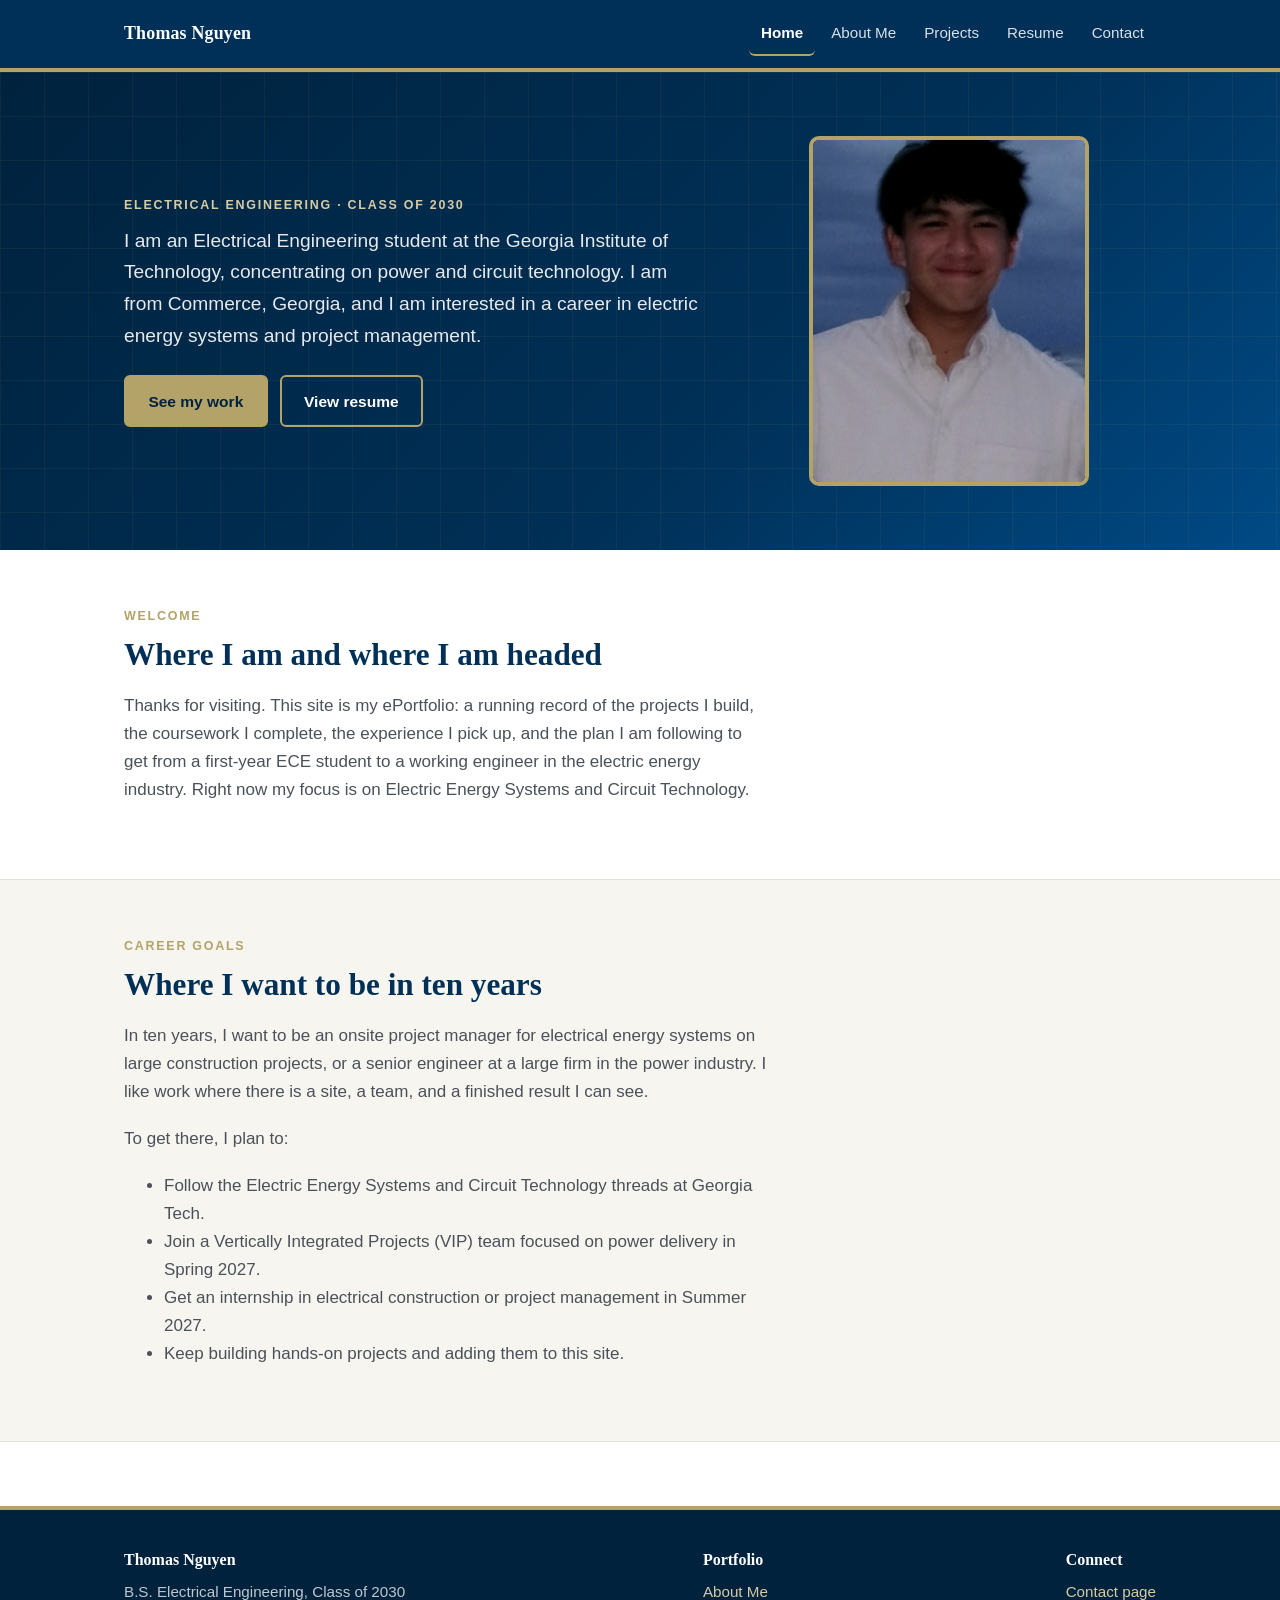
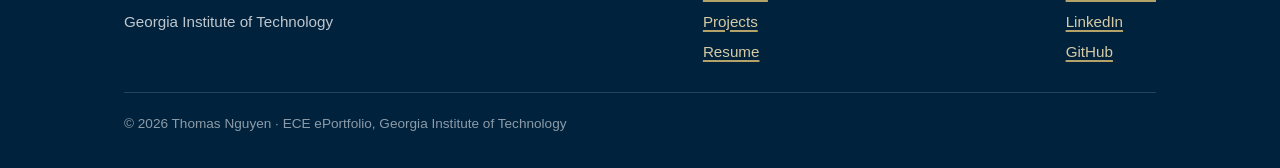
<file: index.html>
<!DOCTYPE html>
<html lang="en">
<head>
<meta charset="utf-8">
<meta name="viewport" content="width=device-width, initial-scale=1">
<title>Thomas Nguyen | Electrical Engineering, Georgia Tech</title>
<meta name="description" content="ePortfolio of Thomas Nguyen, Electrical Engineering student at Georgia Tech focused on electric energy systems and power delivery.">
<link rel="stylesheet" href="assets/css/style.css">
</head>
<body>
<a class="skip" href="#main">Skip to content</a>

<header class="site-header">
  <div class="wrap">
    <a class="brand" href="index.html">Thomas Nguyen</a>
    <button class="nav-toggle" aria-expanded="false" aria-controls="site-nav">Menu</button>
    <nav class="site-nav" id="site-nav" aria-label="Main">
      <ul>
        <li><a href="index.html" aria-current="page">Home</a></li>
        <li><a href="about.html">About Me</a></li>
        <li><a href="projects.html">Projects</a></li>
        <li><a href="resume.html">Resume</a></li>
        <li><a href="contact.html">Contact</a></li>
      </ul>
    </nav>
  </div>
</header>

<main id="main">

  <section class="hero">
    <div class="wrap">
      <div>
        <p class="eyebrow">Electrical Engineering &middot; Class of 2030</p>
        <h1 class="sr-only">Thomas Nguyen &mdash; Electrical Engineering ePortfolio</h1>
        <p class="lede">I am an Electrical Engineering student at the Georgia Institute of Technology,
          concentrating on power and circuit technology. I am from Commerce, Georgia, and I am
          interested in a career in electric energy systems and project management.</p>
        <div class="btn-row">
          <a class="btn" href="projects.html">See my work</a>
          <a class="btn btn--ghost" href="resume.html">View resume</a>
        </div>
      </div>
      <img class="portrait" src="assets/img/portrait.jpg" alt="Photo of Thomas Nguyen">
    </div>
  </section>

  <section class="section">
    <div class="wrap">
      <div class="prose">
        <p class="eyebrow">Welcome</p>
        <h2 style="margin-top:0">Where I am and where I am headed</h2>
        <p>Thanks for visiting. This site is my ePortfolio: a running record of the projects
          I build, the coursework I complete, the experience I pick up, and the plan I am
          following to get from a first-year ECE student to a working engineer in the
          electric energy industry. Right now my focus is on Electric Energy Systems and
          Circuit Technology.</p>
      </div>

    </div>
  </section>

  <section class="section section--warm">
    <div class="wrap">
      <div class="prose">
        <p class="eyebrow">Career Goals</p>
        <h2 style="margin-top:0">Where I want to be in ten years</h2>
        <p>In ten years, I want to be an onsite project manager for electrical energy systems
          on large construction projects, or a senior engineer at a large firm in the power
          industry. I like work where there is a site, a team, and a finished result I can see.</p>
        <p>To get there, I plan to:</p>
        <ul>
          <li>Follow the Electric Energy Systems and Circuit Technology threads at Georgia Tech.</li>
          <li>Join a Vertically Integrated Projects (VIP) team focused on power delivery in
            Spring 2027.</li>
          <li>Get an internship in electrical construction or project management in
            Summer 2027.</li>
          <li>Keep building hands-on projects and adding them to this site.</li>
        </ul>
      </div>
    </div>
  </section>


</main>

<footer class="site-footer">
  <div class="wrap">
    <div>
      <h3>Thomas Nguyen</h3>
      <ul>
        <li>B.S. Electrical Engineering, Class of 2030</li>
        <li>Georgia Institute of Technology</li>
      </ul>
    </div>
    <div>
      <h3>Portfolio</h3>
      <ul>
        <li><a href="about.html">About Me</a></li>
        <li><a href="projects.html">Projects</a></li>
        <li><a href="resume.html">Resume</a></li>
      </ul>
    </div>
    <div>
      <h3>Connect</h3>
      <ul>
        <li><a href="contact.html">Contact page</a></li>
        <li><a href="https://www.linkedin.com/in/thomasngt01" target="_blank" rel="noopener">LinkedIn</a></li>
        <li><a href="https://github.com/thethomas170">GitHub</a></li>
      </ul>
    </div>
    <p class="fine">&copy; 2026 Thomas Nguyen &middot; ECE ePortfolio, Georgia Institute of Technology</p>
  </div>
</footer>

<script>
  (function () {
    var btn = document.querySelector('.nav-toggle');
    var nav = document.getElementById('site-nav');
    if (!btn || !nav) return;
    btn.addEventListener('click', function () {
      var open = nav.classList.toggle('is-open');
      btn.setAttribute('aria-expanded', open ? 'true' : 'false');
    });
  })();
</script>
</body>
</html>
</file>
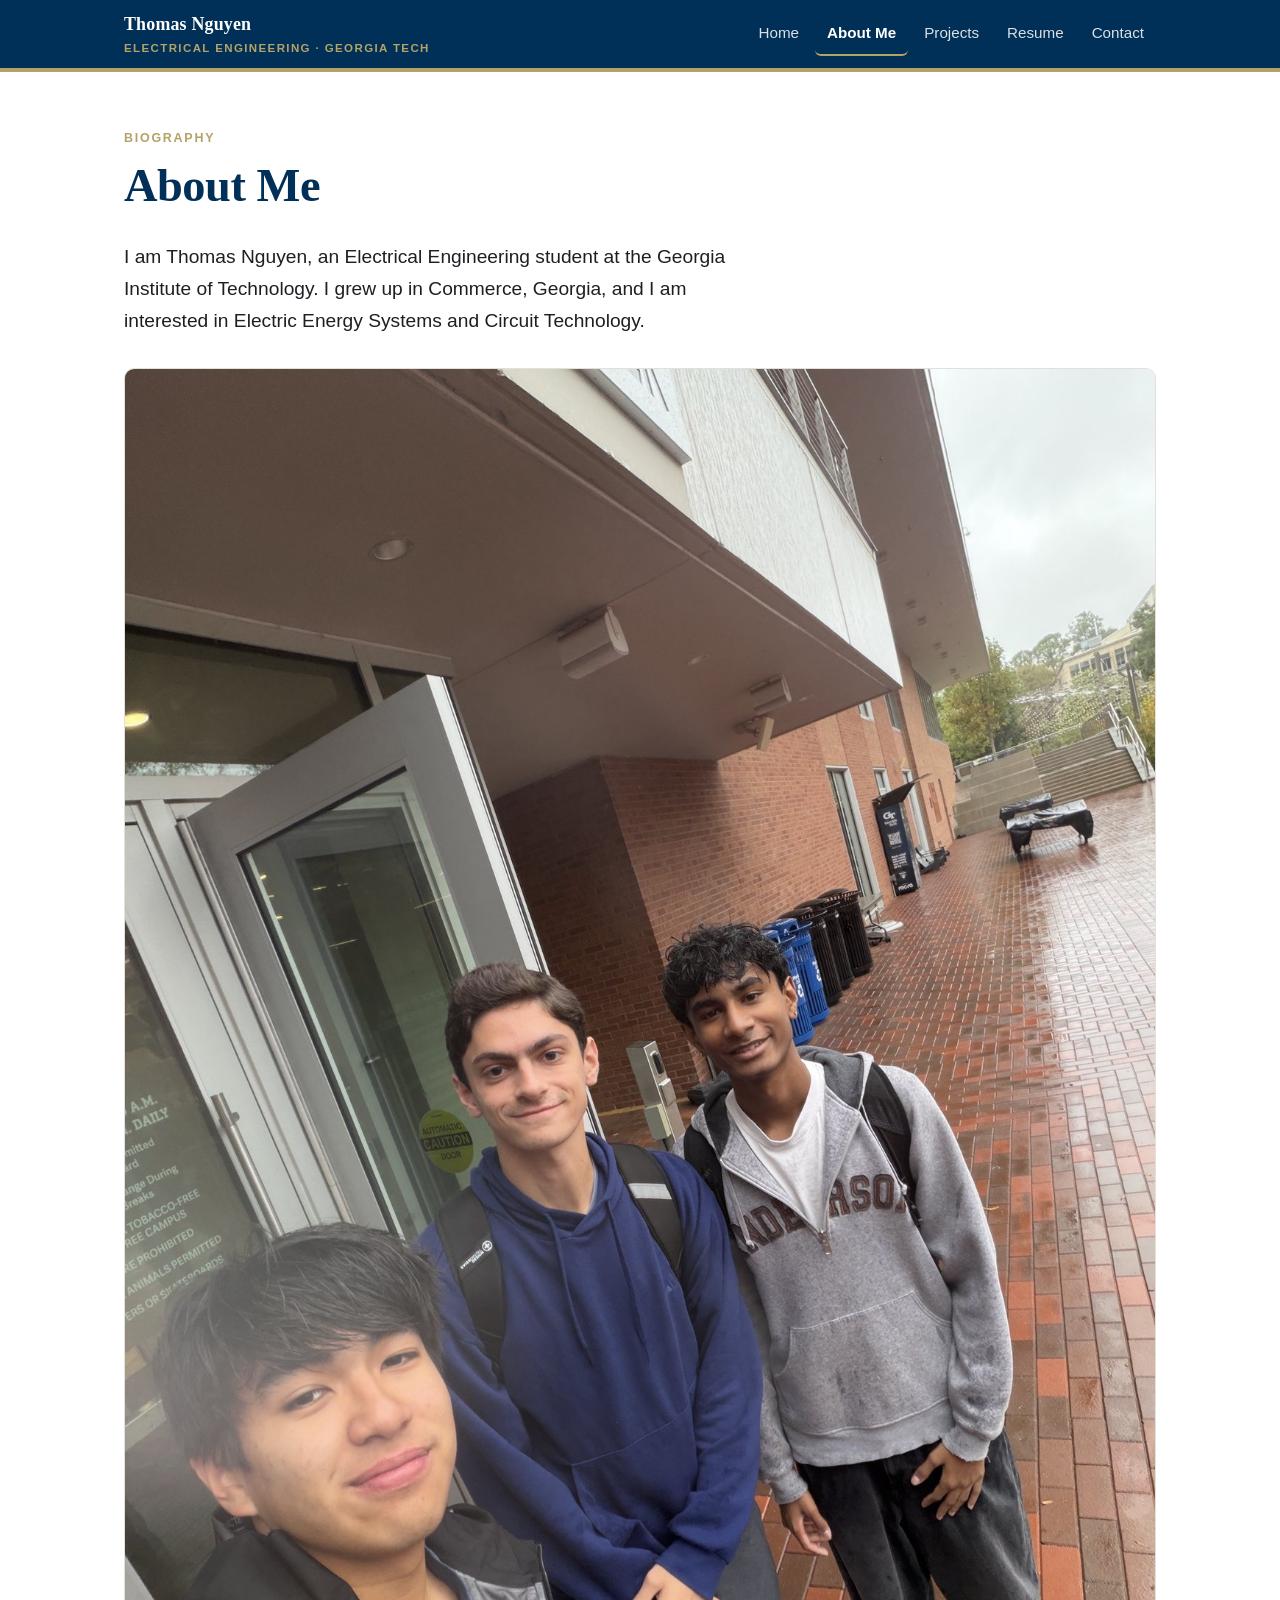
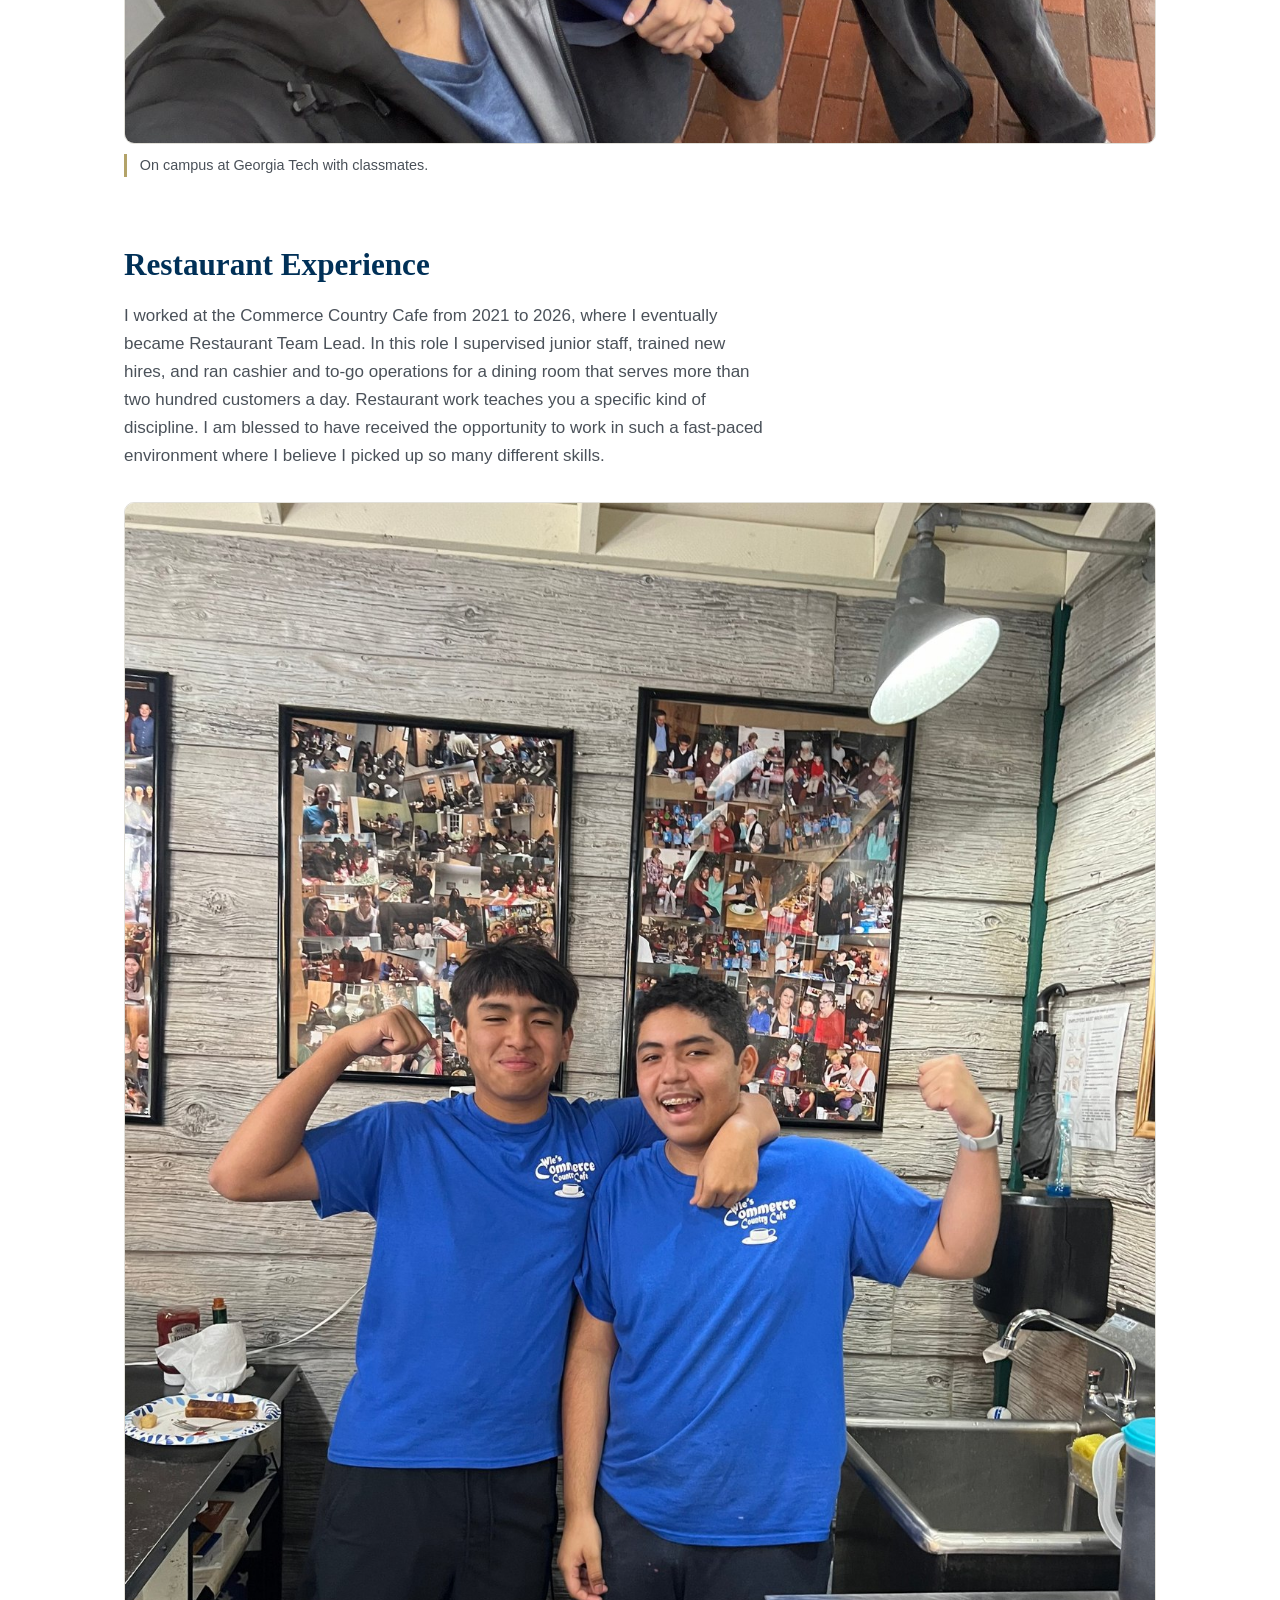
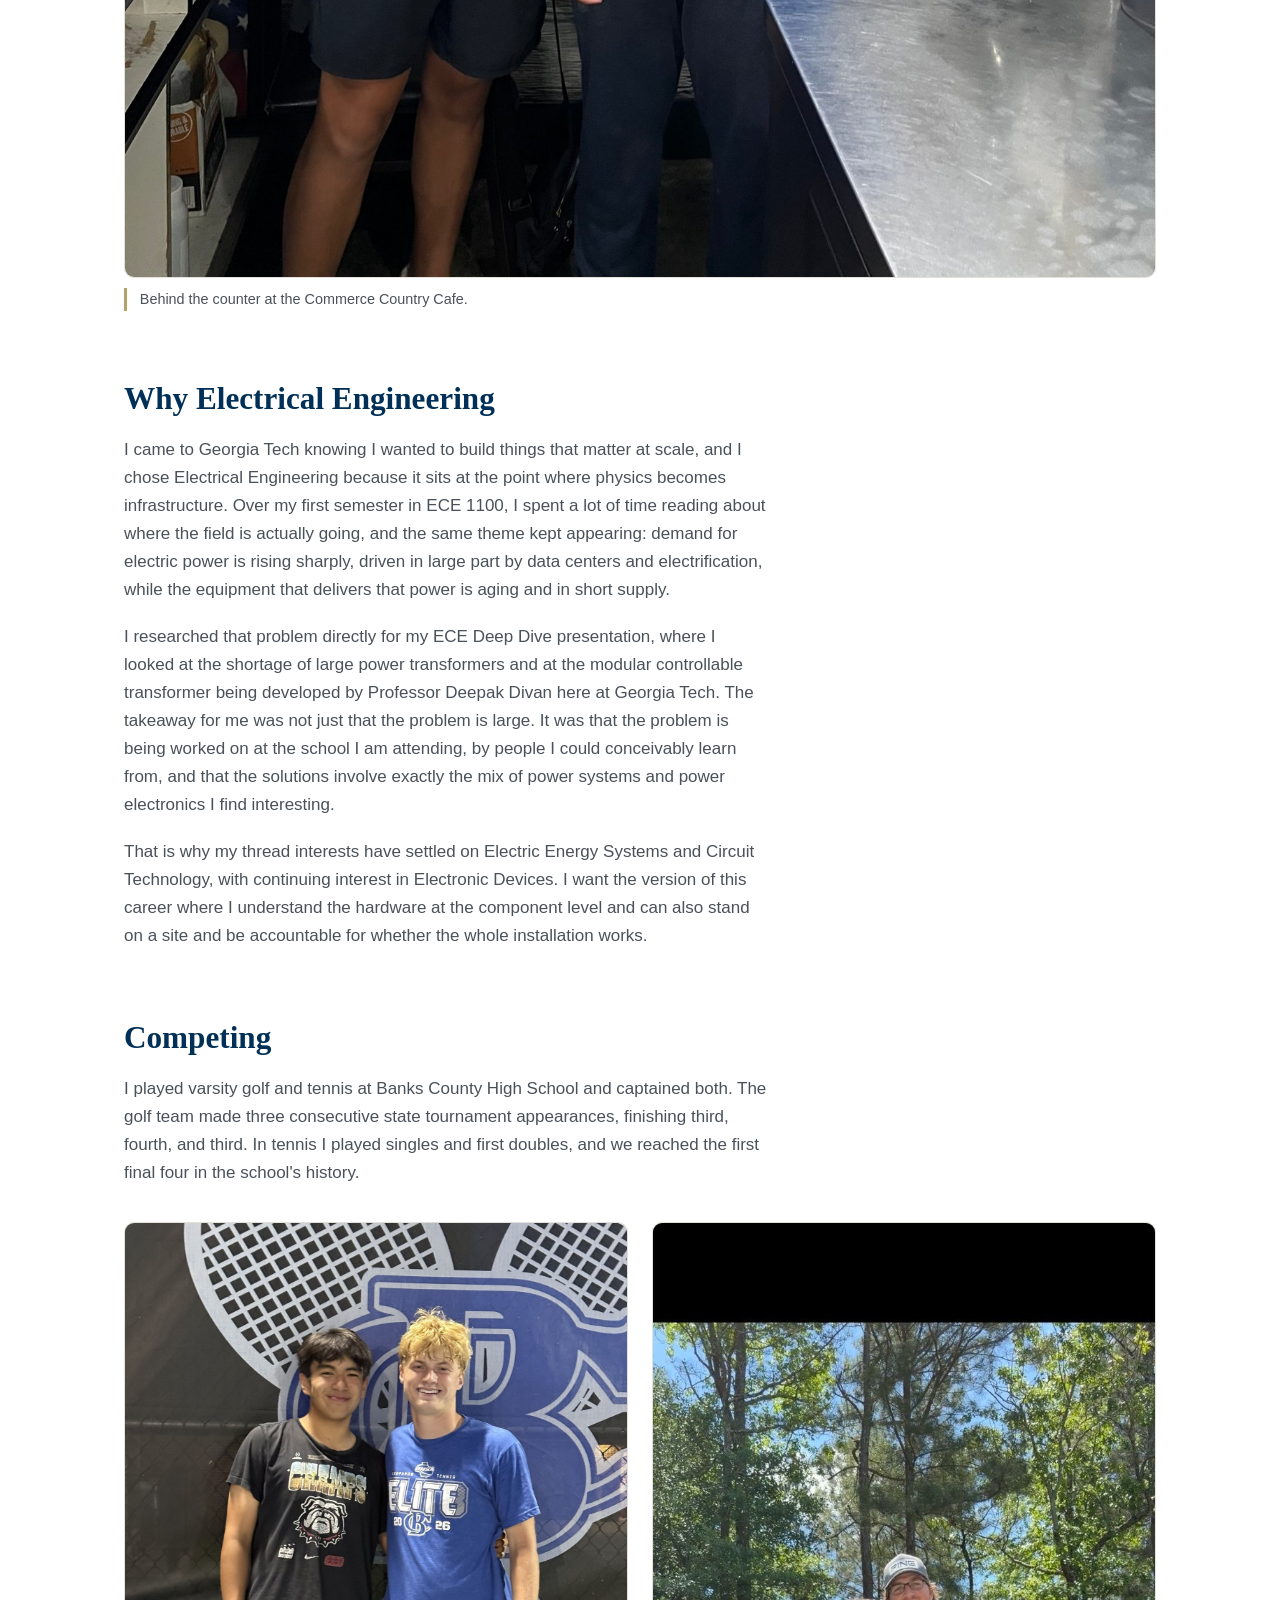
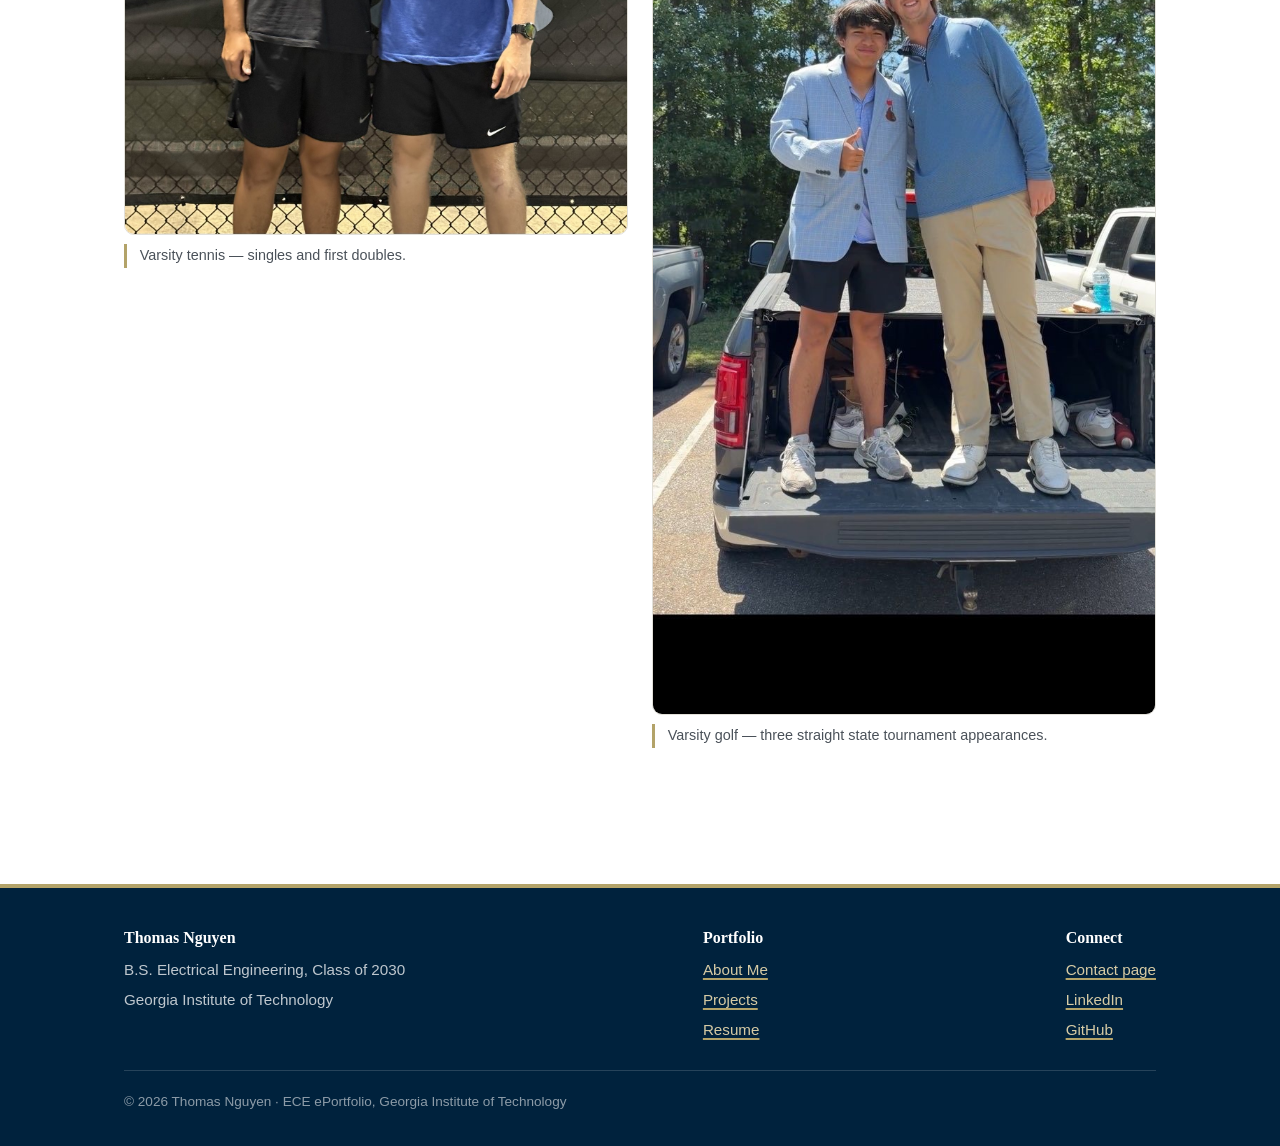
<file: about.html>
<!DOCTYPE html>
<html lang="en">
<head>
<meta charset="utf-8">
<meta name="viewport" content="width=device-width, initial-scale=1">
<title>About Me | Thomas Nguyen</title>
<meta name="description" content="Biography of Thomas Nguyen, Electrical Engineering student at Georgia Tech from Commerce, Georgia.">
<link rel="stylesheet" href="assets/css/style.css">
</head>
<body>
<a class="skip" href="#main">Skip to content</a>

<header class="site-header">
  <div class="wrap">
    <a class="brand" href="index.html">Thomas Nguyen<span>Electrical Engineering &middot; Georgia Tech</span></a>
    <button class="nav-toggle" aria-expanded="false" aria-controls="site-nav">Menu</button>
    <nav class="site-nav" id="site-nav" aria-label="Main">
      <ul>
        <li><a href="index.html">Home</a></li>
        <li><a href="about.html" aria-current="page">About Me</a></li>
        <li><a href="projects.html">Projects</a></li>
        <li><a href="resume.html">Resume</a></li>
        <li><a href="contact.html">Contact</a></li>
      </ul>
    </nav>
  </div>
</header>

<main id="main">

  <section class="section">
    <div class="wrap">
      <div class="prose">
        <p class="eyebrow">Biography</p>
        <h1 style="margin-top:0">About Me</h1>
        <p class="lede">I am Thomas Nguyen, an Electrical Engineering student at the Georgia
          Institute of Technology. I grew up in Commerce, Georgia, and I am interested in Electric Energy Systems and Circuit Technology.</p>
      </div>

      <figure>
        <img src="assets/img/campus.jpg" alt="Thomas Nguyen with two classmates outside a building on the Georgia Tech campus">
        <figcaption>On campus at Georgia Tech with classmates.</figcaption>
      </figure>

      <div class="prose">
        <h2>Restaurant Experience</h2>
        <p>I worked at the Commerce Country Cafe from 2021 to 2026, where I eventually became Restaurant
          Team Lead. In this role I supervised junior staff, trained new hires, and ran cashier and to-go
          operations for a dining room that serves more than two hundred customers a day.
          Restaurant work teaches you a specific kind of discipline. I am blessed to have received the
          opportunity to work in such a fast-paced environment where I believe I picked up so many
          different skills.</p>

      </div>

      <figure>
        <img src="assets/img/cafe.jpg" alt="Thomas Nguyen with a coworker in Commerce Country Cafe shirts behind the counter">
        <figcaption>Behind the counter at the Commerce Country Cafe.</figcaption>
      </figure>

      <div class="prose">
        <h2>Why Electrical Engineering</h2>
       <p>I came to Georgia Tech knowing I wanted to build things that matter at scale, and
          I chose Electrical Engineering because it sits at the point where physics becomes
          infrastructure. Over my first semester in ECE 1100, I spent a lot of time reading
          about where the field is actually going, and the same theme kept appearing: demand
          for electric power is rising sharply, driven in large part by data centers and
          electrification, while the equipment that delivers that power is aging and in short
          supply.</p>
        <p>I researched that problem directly for my ECE Deep Dive presentation, where I
          looked at the shortage of large power transformers and at the modular controllable
          transformer being developed by Professor Deepak Divan here at Georgia Tech. The
          takeaway for me was not just that the problem is large. It was that the problem is
          being worked on at the school I am attending, by people I could conceivably learn
          from, and that the solutions involve exactly the mix of power systems and power
          electronics I find interesting.</p>
        <p>That is why my thread interests have settled on Electric Energy Systems
          and Circuit Technology, with continuing interest in Electronic
          Devices. I want the version of this career where I understand the hardware
          at the component level and can also stand on a site and be accountable for
          whether the whole installation works.</p>

       
        <h2>Competing</h2>
        <p>I played varsity golf and tennis at Banks County High School and captained both. The
          golf team made three consecutive state tournament appearances, finishing third, fourth,
          and third. In tennis I played singles and first doubles, and we reached the
          first final four in the school's history.</p>
      </div>

      <div class="grid" style="grid-template-columns:repeat(auto-fit,minmax(280px,1fr))">
        <figure style="margin:1rem 0">
          <img src="assets/img/tennis.jpg" alt="Thomas Nguyen with a teammate at the tennis courts">
          <figcaption>Varsity tennis &mdash; singles and first doubles.</figcaption>
        </figure>
        <figure style="margin:1rem 0">
          <img src="assets/img/golf.jpg" alt="Thomas Nguyen in a blazer with a teammate at a golf tournament">
          <figcaption>Varsity golf &mdash; three straight state tournament appearances.</figcaption>
        </figure>
      </div>
    </div>
  </section>

</main>

<footer class="site-footer">
  <div class="wrap">
    <div>
      <h3>Thomas Nguyen</h3>
      <ul>
        <li>B.S. Electrical Engineering, Class of 2030</li>
        <li>Georgia Institute of Technology</li>
      </ul>
    </div>
    <div>
      <h3>Portfolio</h3>
      <ul>
        <li><a href="about.html">About Me</a></li>
        <li><a href="projects.html">Projects</a></li>
        <li><a href="resume.html">Resume</a></li>
      </ul>
    </div>
    <div>
      <h3>Connect</h3>
      <ul>
        <li><a href="contact.html">Contact page</a></li>
        <li><a href="https://www.linkedin.com/in/thomasngt01" target="_blank" rel="noopener">LinkedIn</a></li>
        <li><a href="https://github.com/thethomas170">GitHub</a></li>
      </ul>
    </div>
    <p class="fine">&copy; 2026 Thomas Nguyen &middot; ECE ePortfolio, Georgia Institute of Technology</p>
  </div>
</footer>

<script>
  (function () {
    var btn = document.querySelector('.nav-toggle');
    var nav = document.getElementById('site-nav');
    if (!btn || !nav) return;
    btn.addEventListener('click', function () {
      var open = nav.classList.toggle('is-open');
      btn.setAttribute('aria-expanded', open ? 'true' : 'false');
    });
  })();
</script>
</body>
</html>
</file>
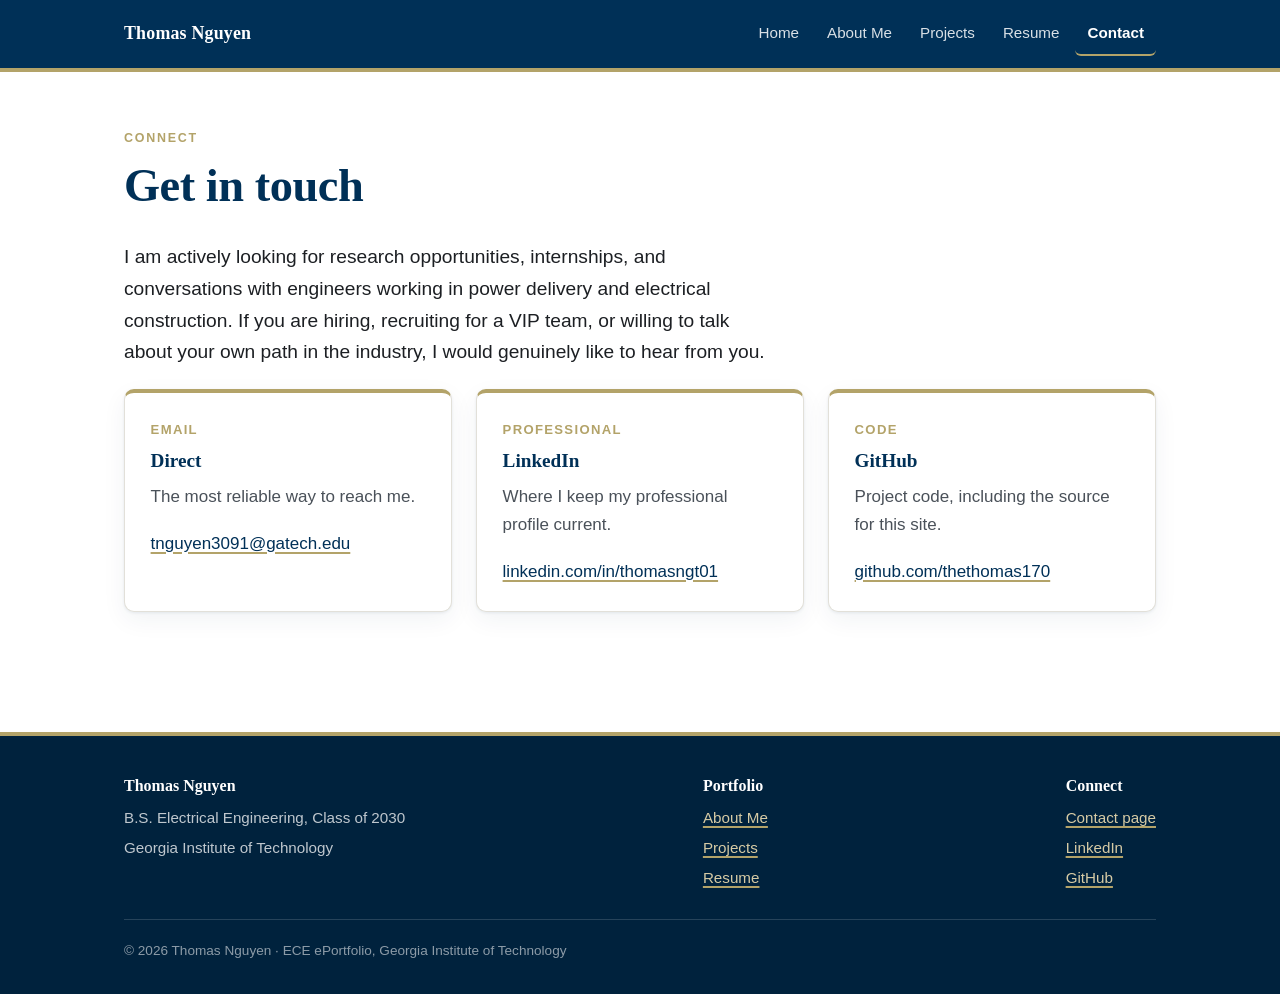
<file: contact.html>
<!DOCTYPE html>
<html lang="en">
<head>
<meta charset="utf-8">
<meta name="viewport" content="width=device-width, initial-scale=1">
<title>Contact | Thomas Nguyen</title>
<meta name="description" content="Get in touch with Thomas Nguyen, Electrical Engineering student at Georgia Tech.">
<link rel="stylesheet" href="assets/css/style.css">
</head>
<body>
<a class="skip" href="#main">Skip to content</a>

<header class="site-header">
  <div class="wrap">
    <a class="brand" href="index.html">Thomas Nguyen</a>
    <button class="nav-toggle" aria-expanded="false" aria-controls="site-nav">Menu</button>
    <nav class="site-nav" id="site-nav" aria-label="Main">
      <ul>
        <li><a href="index.html">Home</a></li>
        <li><a href="about.html">About Me</a></li>
        <li><a href="projects.html">Projects</a></li>
        <li><a href="resume.html">Resume</a></li>
        <li><a href="contact.html" aria-current="page">Contact</a></li>
      </ul>
    </nav>
  </div>
</header>

<main id="main">

  <section class="section">
    <div class="wrap">
      <div class="prose">
        <p class="eyebrow">Connect</p>
        <h1 style="margin-top:0">Get in touch</h1>
        <p class="lede">I am actively looking for research opportunities, internships, and
          conversations with engineers working in power delivery and electrical construction.
          If you are hiring, recruiting for a VIP team, or willing to talk about your own path
          in the industry, I would genuinely like to hear from you.</p>
      </div>

      <div class="grid">
        <article class="card card--accent">
          <p class="card__meta">Email</p>
          <h3>Direct</h3>
          <p>The most reliable way to reach me.</p>
          <p><a href="mailto:tnguyen3091@gatech.edu">tnguyen3091@gatech.edu</a></p>
        </article>
        <article class="card card--accent">
          <p class="card__meta">Professional</p>
          <h3>LinkedIn</h3>
          <p>Where I keep my professional profile current.</p>
          <p><a href="https://www.linkedin.com/in/thomasngt01" target="_blank" rel="noopener">linkedin.com/in/thomasngt01</a></p>
        </article>
        <article class="card card--accent">
          <p class="card__meta">Code</p>
          <h3>GitHub</h3>
          <p>Project code, including the source for this site.</p>
          <p><a href="https://github.com/thethomas170" target="_blank" rel="noopener">github.com/thethomas170</a></p>
        </article>
      </div>


    </div>
  </section>

</main>

<footer class="site-footer">
  <div class="wrap">
    <div>
      <h3>Thomas Nguyen</h3>
      <ul>
        <li>B.S. Electrical Engineering, Class of 2030</li>
        <li>Georgia Institute of Technology</li>
      </ul>
    </div>
    <div>
      <h3>Portfolio</h3>
      <ul>
        <li><a href="about.html">About Me</a></li>
        <li><a href="projects.html">Projects</a></li>
        <li><a href="resume.html">Resume</a></li>
      </ul>
    </div>
    <div>
      <h3>Connect</h3>
      <ul>
        <li><a href="contact.html">Contact page</a></li>
        <li><a href="https://www.linkedin.com/in/thomasngt01" target="_blank" rel="noopener">LinkedIn</a></li>
        <li><a href="https://github.com/thethomas170">GitHub</a></li>
      </ul>
    </div>
    <p class="fine">&copy; 2026 Thomas Nguyen &middot; ECE ePortfolio, Georgia Institute of Technology</p>
  </div>
</footer>

<script>
  (function () {
    var btn = document.querySelector('.nav-toggle');
    var nav = document.getElementById('site-nav');
    if (!btn || !nav) return;
    btn.addEventListener('click', function () {
      var open = nav.classList.toggle('is-open');
      btn.setAttribute('aria-expanded', open ? 'true' : 'false');
    });
  })();
</script>
</body>
</html>
</file>
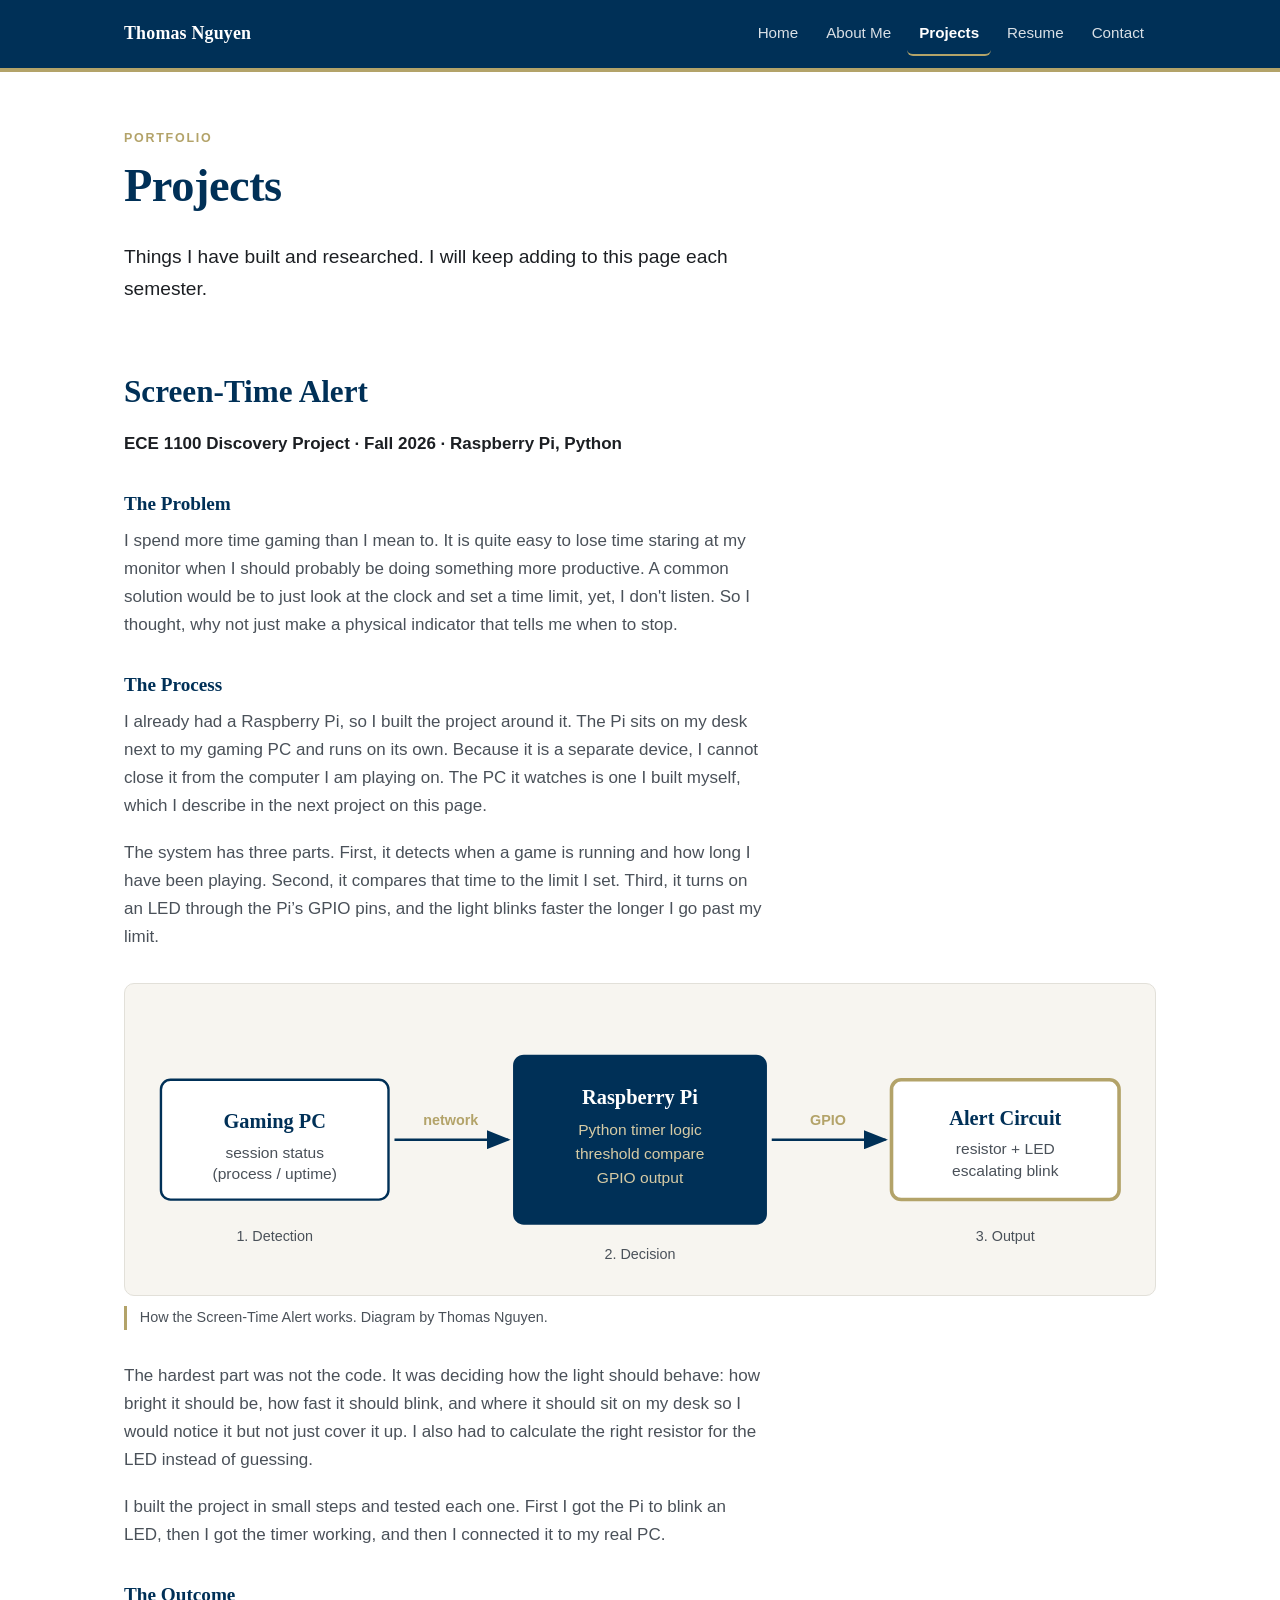
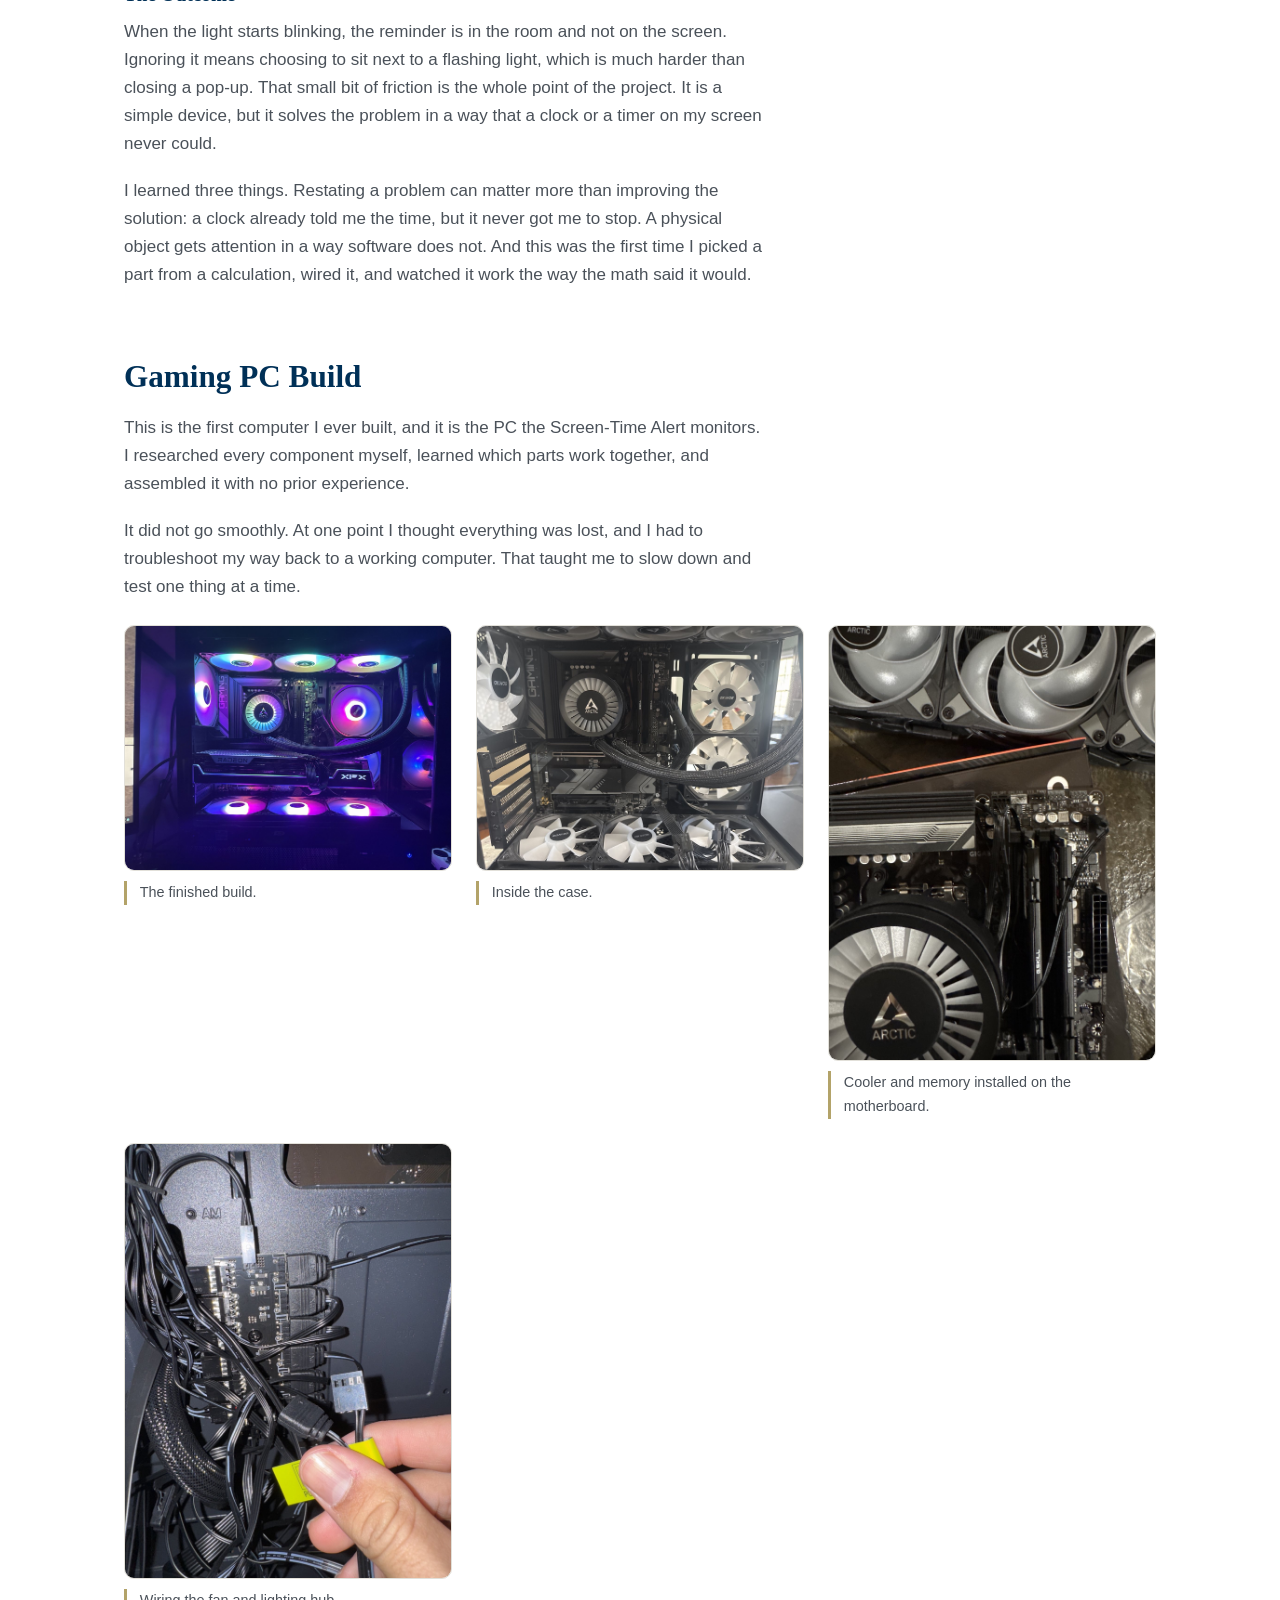
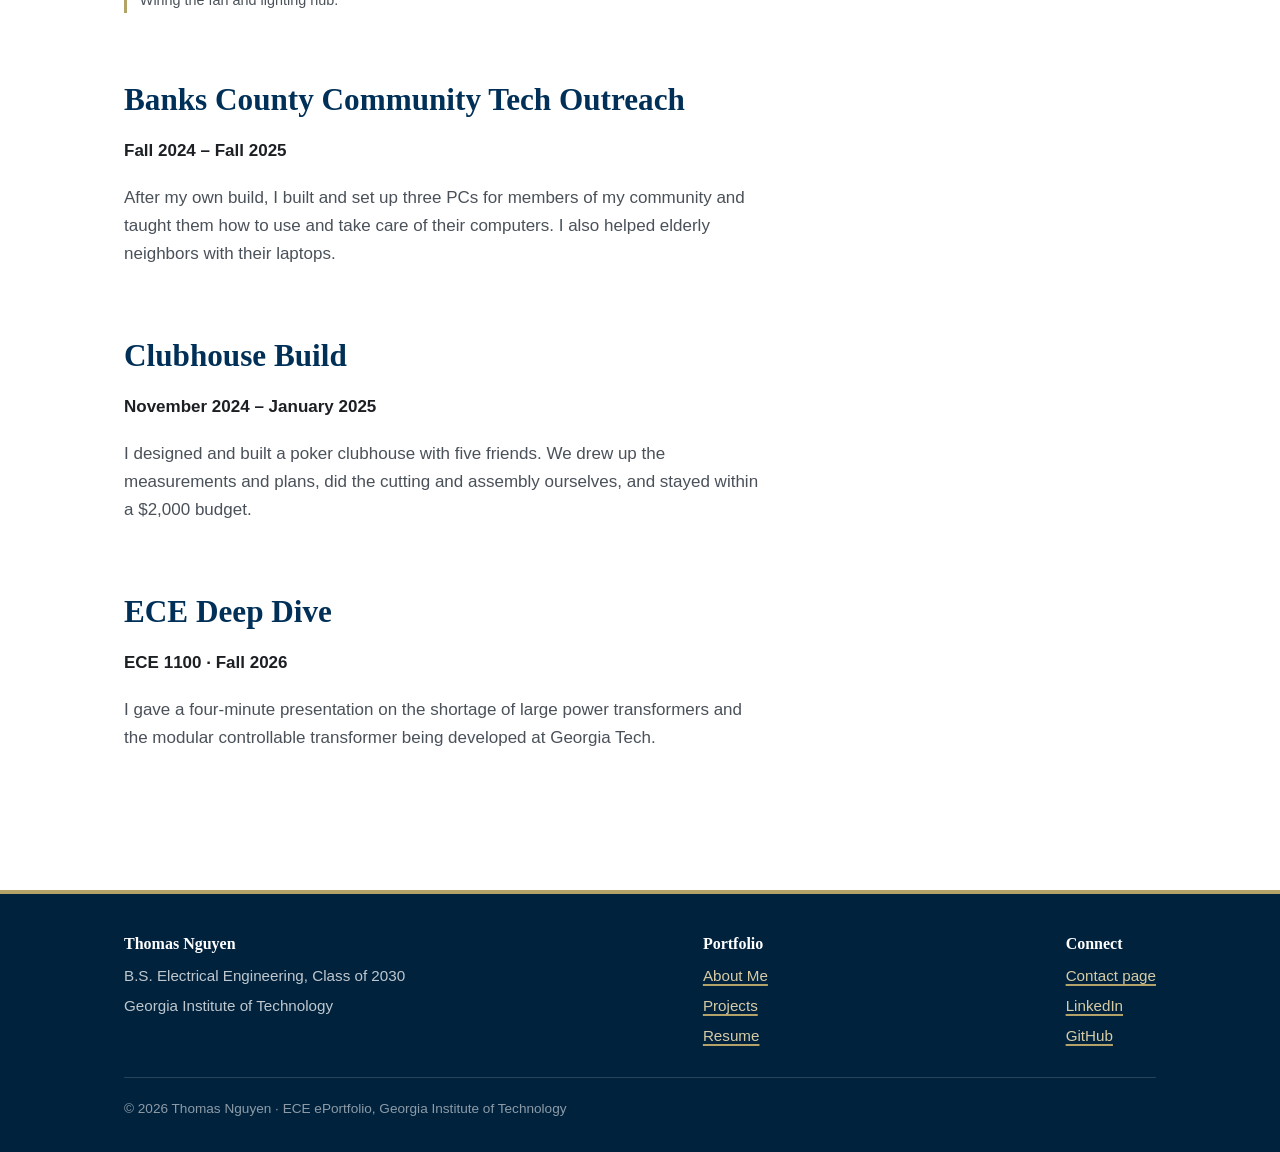
<file: projects.html>
<!DOCTYPE html>
<html lang="en">
<head>
<meta charset="utf-8">
<meta name="viewport" content="width=device-width, initial-scale=1">
<title>Projects &amp; Coursework | Thomas Nguyen</title>
<meta name="description" content="Technical projects, research presentations, and coursework by Thomas Nguyen, Electrical Engineering at Georgia Tech.">
<link rel="stylesheet" href="assets/css/style.css">
</head>
<body>
<a class="skip" href="#main">Skip to content</a>

<header class="site-header">
  <div class="wrap">
    <a class="brand" href="index.html">Thomas Nguyen</a>
    <button class="nav-toggle" aria-expanded="false" aria-controls="site-nav">Menu</button>
    <nav class="site-nav" id="site-nav" aria-label="Main">
      <ul>
        <li><a href="index.html">Home</a></li>
        <li><a href="about.html">About Me</a></li>
        <li><a href="projects.html" aria-current="page">Projects</a></li>
        <li><a href="resume.html">Resume</a></li>
        <li><a href="contact.html">Contact</a></li>
      </ul>
    </nav>
  </div>
</header>

<main id="main">

  <section class="section">
    <div class="wrap">
      <div class="prose">
        <p class="eyebrow">Portfolio</p>
        <h1 style="margin-top:0">Projects</h1>
        <p class="lede">Things I have built and researched. I will keep adding to this page
          each semester.</p>
      </div>

      <div class="prose" id="screen-time-alert">
        <h2>Screen-Time Alert</h2>
        <p><strong>ECE 1100 Discovery Project &middot; Fall 2026 &middot; Raspberry Pi, Python</strong></p>

        <h3>The Problem</h3>
        <p>I spend more time gaming than I mean to. It is quite easy to lose time staring at my
           monitor when I should probably be doing something more productive. A common solution
           would be to just look at the clock and set a time limit, yet, I don't listen. So I 
           thought, why not just make a physical indicator that tells me when to stop.</p>
        <h3>The Process</h3>
        <p>I already had a Raspberry Pi, so I built the project around it. The Pi sits on my
          desk next to my gaming PC and runs on its own. Because it is a separate device, I
          cannot close it from the computer I am playing on. The PC it watches is one I built
          myself, which I describe in the next project on this page.</p>
        <p>The system has three parts. First, it detects when a game is running and how long I
          have been playing. Second, it compares that time to the limit I set. Third, it turns
          on an LED through the Pi&rsquo;s GPIO pins, and the light blinks faster the longer I
          go past my limit.</p>
      </div>

      <figure>
        <svg viewBox="0 0 860 260" role="img" aria-labelledby="blockdiag-title" style="width:100%;height:auto;background:#f7f5f0;border:1px solid #e2e0d9;border-radius:10px;display:block">
          <title id="blockdiag-title">System block diagram: gaming PC sends session status to a Raspberry Pi, which drives an LED alert circuit</title>
          <defs>
            <marker id="arrow" markerWidth="10" markerHeight="8" refX="9" refY="4" orient="auto">
              <path d="M0,0 L10,4 L0,8 Z" fill="#003057"></path>
            </marker>
          </defs>
          <!-- PC -->
          <rect x="30" y="80" width="190" height="100" rx="8" fill="#fff" stroke="#003057" stroke-width="2"></rect>
          <text x="125" y="120" text-anchor="middle" font-family="Georgia,serif" font-size="17" font-weight="bold" fill="#003057">Gaming PC</text>
          <text x="125" y="145" text-anchor="middle" font-family="sans-serif" font-size="13" fill="#4a5159">session status</text>
          <text x="125" y="163" text-anchor="middle" font-family="sans-serif" font-size="13" fill="#4a5159">(process / uptime)</text>
          <!-- arrow 1 -->
          <line x1="225" y1="130" x2="320" y2="130" stroke="#003057" stroke-width="2" marker-end="url(#arrow)"></line>
          <text x="272" y="118" text-anchor="middle" font-family="sans-serif" font-size="12" fill="#b3a369" font-weight="bold">network</text>
          <!-- Pi -->
          <rect x="325" y="60" width="210" height="140" rx="8" fill="#003057" stroke="#003057" stroke-width="2"></rect>
          <text x="430" y="100" text-anchor="middle" font-family="Georgia,serif" font-size="17" font-weight="bold" fill="#ffffff">Raspberry Pi</text>
          <text x="430" y="126" text-anchor="middle" font-family="sans-serif" font-size="13" fill="#d6cba5">Python timer logic</text>
          <text x="430" y="146" text-anchor="middle" font-family="sans-serif" font-size="13" fill="#d6cba5">threshold compare</text>
          <text x="430" y="166" text-anchor="middle" font-family="sans-serif" font-size="13" fill="#d6cba5">GPIO output</text>
          <!-- arrow 2 -->
          <line x1="540" y1="130" x2="635" y2="130" stroke="#003057" stroke-width="2" marker-end="url(#arrow)"></line>
          <text x="587" y="118" text-anchor="middle" font-family="sans-serif" font-size="12" fill="#b3a369" font-weight="bold">GPIO</text>
          <!-- LED circuit -->
          <rect x="640" y="80" width="190" height="100" rx="8" fill="#fff" stroke="#b3a369" stroke-width="3"></rect>
          <text x="735" y="118" text-anchor="middle" font-family="Georgia,serif" font-size="17" font-weight="bold" fill="#003057">Alert Circuit</text>
          <text x="735" y="142" text-anchor="middle" font-family="sans-serif" font-size="13" fill="#4a5159">resistor + LED</text>
          <text x="735" y="160" text-anchor="middle" font-family="sans-serif" font-size="13" fill="#4a5159">escalating blink</text>
          <!-- labels -->
          <text x="125" y="215" text-anchor="middle" font-family="sans-serif" font-size="12" fill="#4a5159">1. Detection</text>
          <text x="430" y="230" text-anchor="middle" font-family="sans-serif" font-size="12" fill="#4a5159">2. Decision</text>
          <text x="735" y="215" text-anchor="middle" font-family="sans-serif" font-size="12" fill="#4a5159">3. Output</text>
        </svg>
        <figcaption>How the Screen-Time Alert works. Diagram by Thomas Nguyen.</figcaption>
      </figure>

      <div class="prose">
        <p>The hardest part was not the code. It was deciding how the light should behave: how
          bright it should be, how fast it should blink, and where it should sit on my desk so I
          would notice it but not just cover it up. I also had to calculate the right resistor
          for the LED instead of guessing.</p>
        <p>I built the project in small steps and tested each one. First I got the Pi to blink
          an LED, then I got the timer working, and then I connected it to my real PC.</p>

        <h3>The Outcome</h3>
        <p>When the light starts blinking, the reminder is in the room and not on the screen.
          Ignoring it means choosing to sit next to a flashing light, which is much harder than
          closing a pop-up. That small bit of friction is the whole point of the project. It is
          a simple device, but it solves the problem in a way that a clock or a timer on my screen
          never could.</p>
        <p>I learned three things. Restating a problem can matter more than improving the
          solution: a clock already told me the time, but it never got me to stop.
          A physical object gets attention in a way software does not. And this was the first
          time I picked a part from a calculation, wired it, and watched it work the way the math
          said it would.</p>
      </div>
      <div class="prose" id="pc-build">
        <h2>Gaming PC Build</h2>
        <p>This is the first computer I ever built, and it is the PC the Screen-Time Alert
          monitors. I researched every component myself, learned which parts work together, and
          assembled it with no prior experience.</p>
        <p>It did not go smoothly. At one point I thought everything was lost, and I had to
          troubleshoot my way back to a working computer. That taught me to slow down and test
          one thing at a time.</p>
      </div>

      <div class="grid" style="grid-template-columns:repeat(auto-fit,minmax(260px,1fr));margin:1.5rem 0">
        <figure style="margin:0">
          <img src="assets/img/pc-build-rgb.jpg" alt="The finished gaming PC with RGB lighting on">
          <figcaption>The finished build.</figcaption>
        </figure>
        <figure style="margin:0">
          <img src="assets/img/pc-build-open.jpg" alt="Inside of the PC with the lighting off, showing the cooler, memory and fans">
          <figcaption>Inside the case.</figcaption>
        </figure>
        <figure style="margin:0">
          <img src="assets/img/pc-bench.jpg" alt="Motherboard with the CPU cooler and memory installed before going into the case">
          <figcaption>Cooler and memory installed on the motherboard.</figcaption>
        </figure>
        <figure style="margin:0">
          <img src="assets/img/pc-wiring.jpg" alt="Hand holding cables next to the fan and lighting hub behind the motherboard">
          <figcaption>Wiring the fan and lighting hub.</figcaption>
        </figure>
      </div>

      <div class="prose">
        <h2>Banks County Community Tech Outreach</h2>
        <p><strong>Fall 2024 &ndash; Fall 2025</strong></p>
        <p>After my own build, I built and set up three PCs for members of my community and
          taught them how to use and take care of their computers. I also helped elderly
          neighbors with their laptops.</p>

        <h2>Clubhouse Build</h2>
        <p><strong>November 2024 &ndash; January 2025</strong></p>
        <p>I designed and built a poker clubhouse with five friends. We drew up the measurements
          and plans, did the cutting and assembly ourselves, and stayed within a $2,000 budget.</p>

        <h2>ECE Deep Dive</h2>
        <p><strong>ECE 1100 &middot; Fall 2026</strong></p>
        <p>I gave a four-minute presentation on the shortage of large power transformers and the
          modular controllable transformer being developed at Georgia Tech.</p>
      </div>
    </div>
  </section>

</main>

<footer class="site-footer">
  <div class="wrap">
    <div>
      <h3>Thomas Nguyen</h3>
      <ul>
        <li>B.S. Electrical Engineering, Class of 2030</li>
        <li>Georgia Institute of Technology</li>
      </ul>
    </div>
    <div>
      <h3>Portfolio</h3>
      <ul>
        <li><a href="about.html">About Me</a></li>
        <li><a href="projects.html">Projects</a></li>
        <li><a href="resume.html">Resume</a></li>
      </ul>
    </div>
    <div>
      <h3>Connect</h3>
      <ul>
        <li><a href="contact.html">Contact page</a></li>
        <li><a href="https://www.linkedin.com/in/thomasngt01" target="_blank" rel="noopener">LinkedIn</a></li>
        <li><a href="https://github.com/thethomas170">GitHub</a></li>
      </ul>
    </div>
    <p class="fine">&copy; 2026 Thomas Nguyen &middot; ECE ePortfolio, Georgia Institute of Technology</p>
  </div>
</footer>

<script>
  (function () {
    var btn = document.querySelector('.nav-toggle');
    var nav = document.getElementById('site-nav');
    if (!btn || !nav) return;
    btn.addEventListener('click', function () {
      var open = nav.classList.toggle('is-open');
      btn.setAttribute('aria-expanded', open ? 'true' : 'false');
    });
  })();
</script>
</body>
</html>
</file>
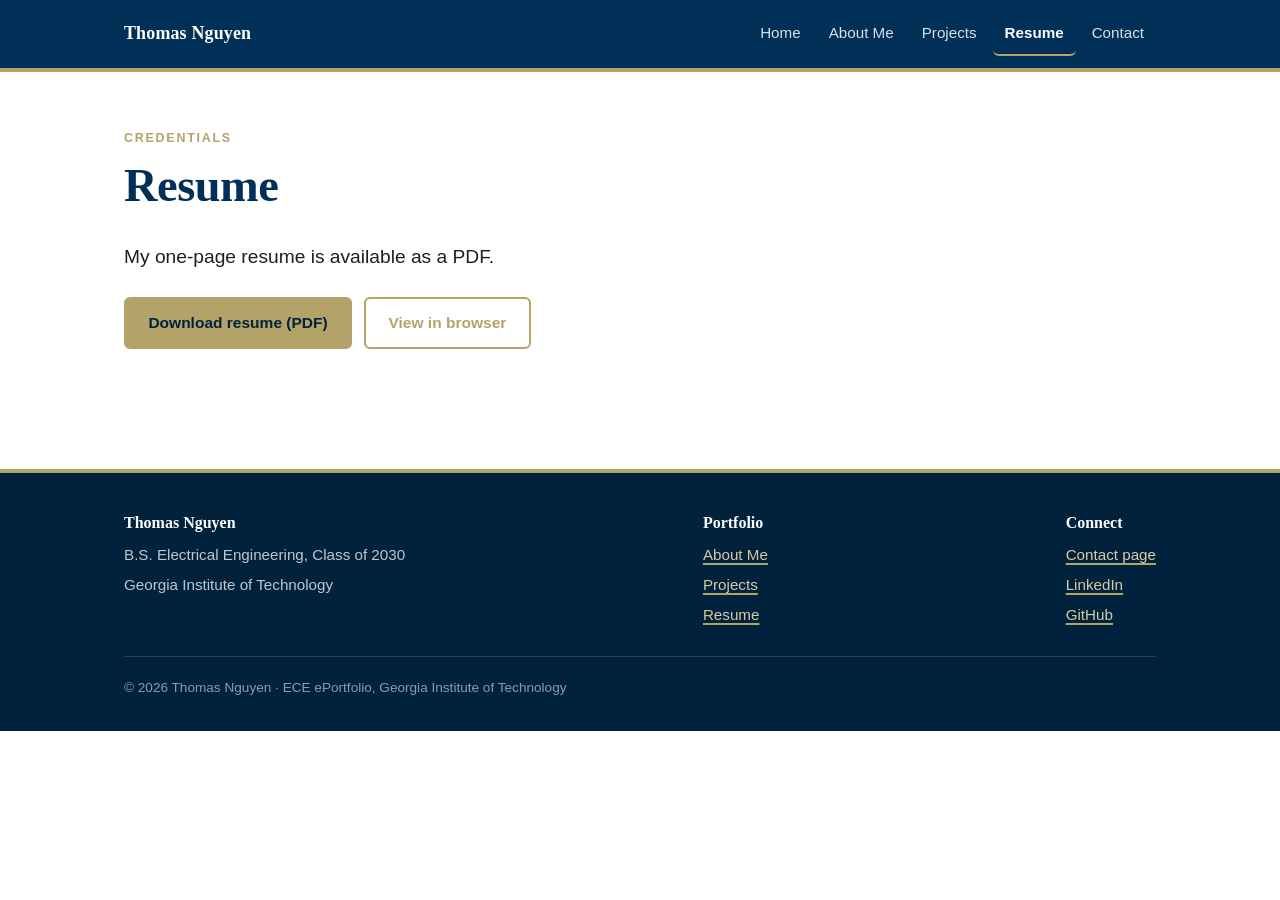
<file: resume.html>
<!DOCTYPE html>
<html lang="en">
<head>
<meta charset="utf-8">
<meta name="viewport" content="width=device-width, initial-scale=1">
<title>Resume | Thomas Nguyen</title>
<meta name="description" content="Resume of Thomas Nguyen, Electrical Engineering student at Georgia Tech — viewable online and downloadable as a PDF.">
<link rel="stylesheet" href="assets/css/style.css">
</head>
<body>
<a class="skip" href="#main">Skip to content</a>

<header class="site-header">
  <div class="wrap">
    <a class="brand" href="index.html">Thomas Nguyen</a>
    <button class="nav-toggle" aria-expanded="false" aria-controls="site-nav">Menu</button>
    <nav class="site-nav" id="site-nav" aria-label="Main">
      <ul>
        <li><a href="index.html">Home</a></li>
        <li><a href="about.html">About Me</a></li>
        <li><a href="projects.html">Projects</a></li>
        <li><a href="resume.html" aria-current="page">Resume</a></li>
        <li><a href="contact.html">Contact</a></li>
      </ul>
    </nav>
  </div>
</header>

<main id="main">

  <section class="section">
    <div class="wrap">
      <div class="prose">
        <p class="eyebrow">Credentials</p>
        <h1 style="margin-top:0">Resume</h1>
        <p class="lede">My one-page resume is available as a PDF.</p>
        <div class="btn-row">
          <a class="btn" href="assets/files/Thomas-Nguyen-Resume.pdf" download>Download resume (PDF)</a>
          <a class="btn btn--ghost" href="assets/files/Thomas-Nguyen-Resume.pdf" target="_blank" rel="noopener">View in browser</a>
        </div>
      </div>
    </div>
  </section>

</main>

<footer class="site-footer">
  <div class="wrap">
    <div>
      <h3>Thomas Nguyen</h3>
      <ul>
        <li>B.S. Electrical Engineering, Class of 2030</li>
        <li>Georgia Institute of Technology</li>
      </ul>
    </div>
    <div>
      <h3>Portfolio</h3>
      <ul>
        <li><a href="about.html">About Me</a></li>
        <li><a href="projects.html">Projects</a></li>
        <li><a href="resume.html">Resume</a></li>
      </ul>
    </div>
    <div>
      <h3>Connect</h3>
      <ul>
        <li><a href="contact.html">Contact page</a></li>
        <li><a href="https://www.linkedin.com/in/thomasngt01" target="_blank" rel="noopener">LinkedIn</a></li>
        <li><a href="https://github.com/thethomas170">GitHub</a></li>
      </ul>
    </div>
    <p class="fine">&copy; 2026 Thomas Nguyen &middot; ECE ePortfolio, Georgia Institute of Technology</p>
  </div>
</footer>

<script>
  (function () {
    var btn = document.querySelector('.nav-toggle');
    var nav = document.getElementById('site-nav');
    if (!btn || !nav) return;
    btn.addEventListener('click', function () {
      var open = nav.classList.toggle('is-open');
      btn.setAttribute('aria-expanded', open ? 'true' : 'false');
    });
  })();
</script>
</body>
</html>
</file>
<file: assets/css/style.css>
/* ===========================================================
   Thomas Nguyen — ECE ePortfolio
   Georgia Tech palette: Tech Navy #003057, Tech Gold #B3A369
   =========================================================== */

:root {
  --navy: #003057;
  --navy-deep: #00223d;
  --gold: #b3a369;
  --gold-light: #d6cba5;
  --ink: #1c1f23;
  --ink-soft: #4a5159;
  --paper: #ffffff;
  --paper-warm: #f7f5f0;
  --line: #e2e0d9;
  --maxw: 1080px;
  --radius: 10px;
  --shadow: 0 1px 3px rgba(0, 48, 87, 0.08), 0 8px 24px rgba(0, 48, 87, 0.06);
}

*,
*::before,
*::after {
  box-sizing: border-box;
}

html {
  scroll-behavior: smooth;
}

body {
  margin: 0;
  font-family: "Source Sans 3", "Source Sans Pro", -apple-system,
    BlinkMacSystemFont, "Segoe UI", Roboto, Helvetica, Arial, sans-serif;
  font-size: 1.0625rem;
  line-height: 1.65;
  color: var(--ink);
  background: var(--paper);
  -webkit-font-smoothing: antialiased;
}

/* ---------- Typography ---------- */

h1,
h2,
h3,
h4 {
  font-family: Georgia, "Times New Roman", serif;
  color: var(--navy);
  line-height: 1.2;
  margin: 0 0 0.6em;
  font-weight: 700;
}

h1 {
  font-size: clamp(2rem, 4.5vw, 2.9rem);
  letter-spacing: -0.01em;
}
h2 {
  font-size: clamp(1.5rem, 3vw, 1.95rem);
  margin-top: 2.2em;
}
h3 {
  font-size: 1.2rem;
  margin-top: 1.8em;
}
h2 + h3 {
  margin-top: 1em;
}

p,
li {
  color: var(--ink-soft);
}

p {
  margin: 0 0 1.1em;
}

a {
  color: var(--navy);
  text-decoration-color: var(--gold);
  text-decoration-thickness: 2px;
  text-underline-offset: 3px;
}

a:hover {
  color: var(--gold);
}

strong {
  color: var(--ink);
}

.lede {
  font-size: 1.2rem;
  color: var(--ink);
}

.eyebrow {
  font-family: "Source Sans 3", sans-serif;
  text-transform: uppercase;
  letter-spacing: 0.14em;
  font-size: 0.78rem;
  font-weight: 700;
  color: var(--gold);
  margin: 0 0 0.75em;
}

/* ---------- Layout ---------- */

.wrap {
  max-width: var(--maxw);
  margin: 0 auto;
  padding: 0 1.5rem;
}

.section {
  padding: 3.5rem 0;
}

.section--warm {
  background: var(--paper-warm);
  border-top: 1px solid var(--line);
  border-bottom: 1px solid var(--line);
}

.prose {
  max-width: 68ch;
}

/* ---------- Screen-reader only ---------- */

.sr-only {
  position: absolute;
  width: 1px;
  height: 1px;
  margin: -1px;
  padding: 0;
  overflow: hidden;
  clip: rect(0, 0, 0, 0);
  white-space: nowrap;
  border: 0;
}

/* ---------- Skip link ---------- */

.skip {
  position: absolute;
  left: -9999px;
  top: 0;
  background: var(--gold);
  color: var(--navy-deep);
  padding: 0.6rem 1rem;
  z-index: 200;
  font-weight: 700;
}
.skip:focus {
  left: 0;
}

/* ---------- Header / nav ---------- */

.site-header {
  background: var(--navy);
  border-bottom: 4px solid var(--gold);
  position: sticky;
  top: 0;
  z-index: 100;
}

.site-header .wrap {
  display: flex;
  align-items: center;
  justify-content: space-between;
  gap: 1rem;
  min-height: 68px;
  flex-wrap: wrap;
}

.brand {
  font-family: Georgia, serif;
  font-size: 1.12rem;
  font-weight: 700;
  color: #fff;
  text-decoration: none;
  letter-spacing: 0.01em;
}

.brand span {
  color: var(--gold);
  display: block;
  font-family: "Source Sans 3", sans-serif;
  font-size: 0.72rem;
  font-weight: 600;
  letter-spacing: 0.12em;
  text-transform: uppercase;
}

.brand:hover {
  color: #fff;
}

.nav-toggle {
  display: none;
  background: none;
  border: 1px solid rgba(255, 255, 255, 0.35);
  color: #fff;
  font: inherit;
  font-size: 0.9rem;
  padding: 0.4rem 0.7rem;
  border-radius: 6px;
  cursor: pointer;
}

.site-nav ul {
  display: flex;
  gap: 0.25rem;
  list-style: none;
  margin: 0;
  padding: 0;
  flex-wrap: wrap;
}

.site-nav a {
  display: block;
  padding: 0.5rem 0.75rem;
  color: rgba(255, 255, 255, 0.85);
  text-decoration: none;
  font-size: 0.95rem;
  border-radius: 6px;
  border-bottom: 2px solid transparent;
}

.site-nav a:hover {
  color: #fff;
  background: rgba(255, 255, 255, 0.08);
}

.site-nav a[aria-current="page"] {
  color: #fff;
  border-bottom-color: var(--gold);
  font-weight: 600;
}

@media (max-width: 760px) {
  .nav-toggle {
    display: block;
  }
  .site-nav {
    flex-basis: 100%;
    display: none;
    padding-bottom: 0.75rem;
  }
  .site-nav.is-open {
    display: block;
  }
  .site-nav ul {
    flex-direction: column;
  }
}

/* ---------- Hero ---------- */

.hero {
  background: linear-gradient(135deg, var(--navy-deep), var(--navy) 60%, #004a85);
  color: #fff;
  padding: 4rem 0;
  position: relative;
  overflow: hidden;
}

.hero::after {
  content: "";
  position: absolute;
  inset: 0;
  background-image: linear-gradient(
      rgba(179, 163, 105, 0.07) 1px,
      transparent 1px
    ),
    linear-gradient(90deg, rgba(179, 163, 105, 0.07) 1px, transparent 1px);
  background-size: 44px 44px;
  pointer-events: none;
}

.hero .wrap {
  position: relative;
  z-index: 1;
  display: grid;
  grid-template-columns: 1.4fr 1fr;
  gap: 2.5rem;
  align-items: center;
}

.hero h1,
.hero h2 {
  color: #fff;
}

.hero p {
  color: rgba(255, 255, 255, 0.9);
}

.hero .eyebrow {
  color: var(--gold-light);
}

@media (max-width: 820px) {
  .hero .wrap {
    grid-template-columns: 1fr;
  }
}

.portrait {
  width: 100%;
  max-width: 280px;
  aspect-ratio: 4 / 5;
  object-fit: cover;
  border-radius: var(--radius);
  border: 4px solid var(--gold);
  background: rgba(255, 255, 255, 0.08);
  justify-self: center;
}

/* ---------- Buttons ---------- */

.btn-row {
  display: flex;
  flex-wrap: wrap;
  gap: 0.75rem;
  margin-top: 1.5rem;
}

.btn {
  display: inline-block;
  padding: 0.7rem 1.4rem;
  border-radius: 6px;
  font-weight: 700;
  font-size: 0.97rem;
  text-decoration: none;
  border: 2px solid var(--gold);
  background: var(--gold);
  color: var(--navy-deep);
  transition: transform 0.12s ease, background 0.15s ease;
}

.btn:hover {
  background: var(--gold-light);
  color: var(--navy-deep);
  transform: translateY(-1px);
}

.btn--ghost {
  background: transparent;
  color: var(--gold);
}

.hero .btn--ghost {
  color: #fff;
}

.btn--ghost:hover {
  background: rgba(179, 163, 105, 0.16);
  color: var(--navy);
}

.hero .btn--ghost:hover {
  color: #fff;
}

.btn--navy {
  background: var(--navy);
  border-color: var(--navy);
  color: #fff;
}

.btn--navy:hover {
  background: var(--navy-deep);
  color: #fff;
}

/* ---------- Cards ---------- */

.grid {
  display: grid;
  gap: 1.5rem;
  grid-template-columns: repeat(auto-fit, minmax(260px, 1fr));
}

.card {
  background: var(--paper);
  border: 1px solid var(--line);
  border-radius: var(--radius);
  padding: 1.6rem;
  box-shadow: var(--shadow);
  display: flex;
  flex-direction: column;
}

.card h3 {
  margin-top: 0;
}

.card p:last-child {
  margin-bottom: 0;
}

.card--link {
  text-decoration: none;
  color: inherit;
  transition: transform 0.14s ease, box-shadow 0.14s ease;
}

.card--link:hover {
  transform: translateY(-3px);
  box-shadow: 0 2px 6px rgba(0, 48, 87, 0.1), 0 14px 32px rgba(0, 48, 87, 0.12);
  color: inherit;
}

.card--accent {
  border-top: 4px solid var(--gold);
}

.card__meta {
  font-size: 0.82rem;
  text-transform: uppercase;
  letter-spacing: 0.1em;
  font-weight: 700;
  color: var(--gold);
  margin-bottom: 0.5rem;
}

.card__more {
  margin-top: auto;
  padding-top: 1rem;
  font-weight: 700;
  color: var(--navy);
  font-size: 0.95rem;
}

/* ---------- Figures / media ---------- */

figure {
  margin: 2rem 0;
}

figure img,
.media img {
  width: 100%;
  border-radius: var(--radius);
  border: 1px solid var(--line);
  display: block;
}

figcaption {
  font-size: 0.9rem;
  color: var(--ink-soft);
  margin-top: 0.6rem;
  border-left: 3px solid var(--gold);
  padding-left: 0.8rem;
}

.placeholder {
  display: flex;
  flex-direction: column;
  align-items: center;
  justify-content: center;
  text-align: center;
  gap: 0.4rem;
  min-height: 240px;
  background: repeating-linear-gradient(
    45deg,
    var(--paper-warm),
    var(--paper-warm) 12px,
    #efece4 12px,
    #efece4 24px
  );
  border: 2px dashed var(--gold);
  border-radius: var(--radius);
  color: var(--ink-soft);
  padding: 1.5rem;
  font-size: 0.92rem;
}

.placeholder strong {
  color: var(--navy);
  font-family: Georgia, serif;
  font-size: 1.05rem;
}

.video-frame {
  position: relative;
  padding-bottom: 56.25%;
  height: 0;
  overflow: hidden;
  border-radius: var(--radius);
  border: 1px solid var(--line);
}

.video-frame iframe {
  position: absolute;
  inset: 0;
  width: 100%;
  height: 100%;
  border: 0;
}

/* ---------- Timeline ---------- */

.timeline {
  list-style: none;
  margin: 2rem 0;
  padding: 0 0 0 1.75rem;
  border-left: 2px solid var(--line);
}

.timeline li {
  position: relative;
  padding: 0 0 1.75rem;
}

.timeline li::before {
  content: "";
  position: absolute;
  left: -2.3rem;
  top: 0.45rem;
  width: 13px;
  height: 13px;
  border-radius: 50%;
  background: var(--gold);
  border: 2px solid var(--paper);
}

.timeline h3 {
  margin: 0 0 0.2rem;
  font-size: 1.1rem;
}

.timeline .when {
  display: block;
  font-size: 0.82rem;
  text-transform: uppercase;
  letter-spacing: 0.1em;
  font-weight: 700;
  color: var(--gold);
  margin-bottom: 0.4rem;
}

.timeline p {
  margin: 0;
}

/* ---------- Tags ---------- */

.tags {
  list-style: none;
  display: flex;
  flex-wrap: wrap;
  gap: 0.5rem;
  margin: 1rem 0;
  padding: 0;
}

.tags li {
  background: var(--paper-warm);
  border: 1px solid var(--line);
  border-radius: 999px;
  padding: 0.3rem 0.85rem;
  font-size: 0.88rem;
  color: var(--navy);
  font-weight: 600;
}

/* ---------- Resume block ---------- */

.resume {
  background: var(--paper);
  border: 1px solid var(--line);
  border-radius: var(--radius);
  box-shadow: var(--shadow);
  padding: 2.25rem;
}

.resume h2 {
  margin-top: 1.8rem;
  padding-bottom: 0.35rem;
  border-bottom: 2px solid var(--gold);
  font-size: 1.25rem;
}

.resume h2:first-of-type {
  margin-top: 0;
}

.resume-item {
  margin-bottom: 1.4rem;
}

.resume-item__head {
  display: flex;
  justify-content: space-between;
  gap: 1rem;
  flex-wrap: wrap;
  align-items: baseline;
}

.resume-item__head h3 {
  margin: 0;
  font-size: 1.05rem;
  font-family: "Source Sans 3", sans-serif;
}

.resume-item__when {
  font-size: 0.88rem;
  color: var(--ink-soft);
  font-weight: 600;
  white-space: nowrap;
}

.resume-item__sub {
  font-style: italic;
  color: var(--ink-soft);
  margin: 0.1rem 0 0.5rem;
  font-size: 0.97rem;
}

.resume ul {
  margin: 0.4rem 0 0;
  padding-left: 1.2rem;
}

.resume ul li {
  margin-bottom: 0.3rem;
}

/* ---------- Callout ---------- */

.callout {
  background: var(--paper-warm);
  border-left: 4px solid var(--gold);
  border-radius: 0 var(--radius) var(--radius) 0;
  padding: 1.25rem 1.5rem;
  margin: 2rem 0;
}

.callout p:last-child {
  margin-bottom: 0;
}

.callout--todo {
  background: #fffaf0;
  border-left-color: #d98b1f;
}

.callout__label {
  display: inline-block;
  font-size: 0.74rem;
  font-weight: 700;
  letter-spacing: 0.12em;
  text-transform: uppercase;
  color: #8a5a10;
  background: #ffeccd;
  padding: 0.15rem 0.5rem;
  border-radius: 4px;
  margin-bottom: 0.5rem;
}

/* ---------- Stats ---------- */

.stats {
  display: grid;
  grid-template-columns: repeat(auto-fit, minmax(150px, 1fr));
  gap: 1rem;
  margin: 2rem 0;
  list-style: none;
  padding: 0;
}

.stats li {
  background: var(--paper);
  border: 1px solid var(--line);
  border-top: 3px solid var(--gold);
  border-radius: var(--radius);
  padding: 1.1rem;
  text-align: center;
}

.stats .num {
  display: block;
  font-family: Georgia, serif;
  font-size: 1.75rem;
  font-weight: 700;
  color: var(--navy);
  line-height: 1.1;
}

.stats .label {
  font-size: 0.85rem;
  color: var(--ink-soft);
}

/* ---------- Footer ---------- */

.site-footer {
  background: var(--navy-deep);
  color: rgba(255, 255, 255, 0.75);
  padding: 2.5rem 0 2rem;
  margin-top: 4rem;
  border-top: 4px solid var(--gold);
}

.site-footer .wrap {
  display: flex;
  justify-content: space-between;
  gap: 1.5rem;
  flex-wrap: wrap;
}

.site-footer h3 {
  color: #fff;
  font-size: 1rem;
  margin: 0 0 0.6rem;
}

.site-footer a {
  color: var(--gold-light);
}

.site-footer a:hover {
  color: #fff;
}

.site-footer ul {
  list-style: none;
  margin: 0;
  padding: 0;
}

.site-footer li {
  margin-bottom: 0.3rem;
  color: rgba(255, 255, 255, 0.75);
  font-size: 0.95rem;
}

.site-footer .fine {
  flex-basis: 100%;
  border-top: 1px solid rgba(255, 255, 255, 0.15);
  padding-top: 1.25rem;
  font-size: 0.85rem;
  color: rgba(255, 255, 255, 0.55);
  margin: 0;
}

/* ---------- Print ---------- */

@media print {
  .site-header,
  .site-footer,
  .btn-row,
  .callout--todo {
    display: none !important;
  }
  body {
    font-size: 11pt;
  }
  .resume {
    border: 0;
    box-shadow: none;
    padding: 0;
  }
}
</file>
